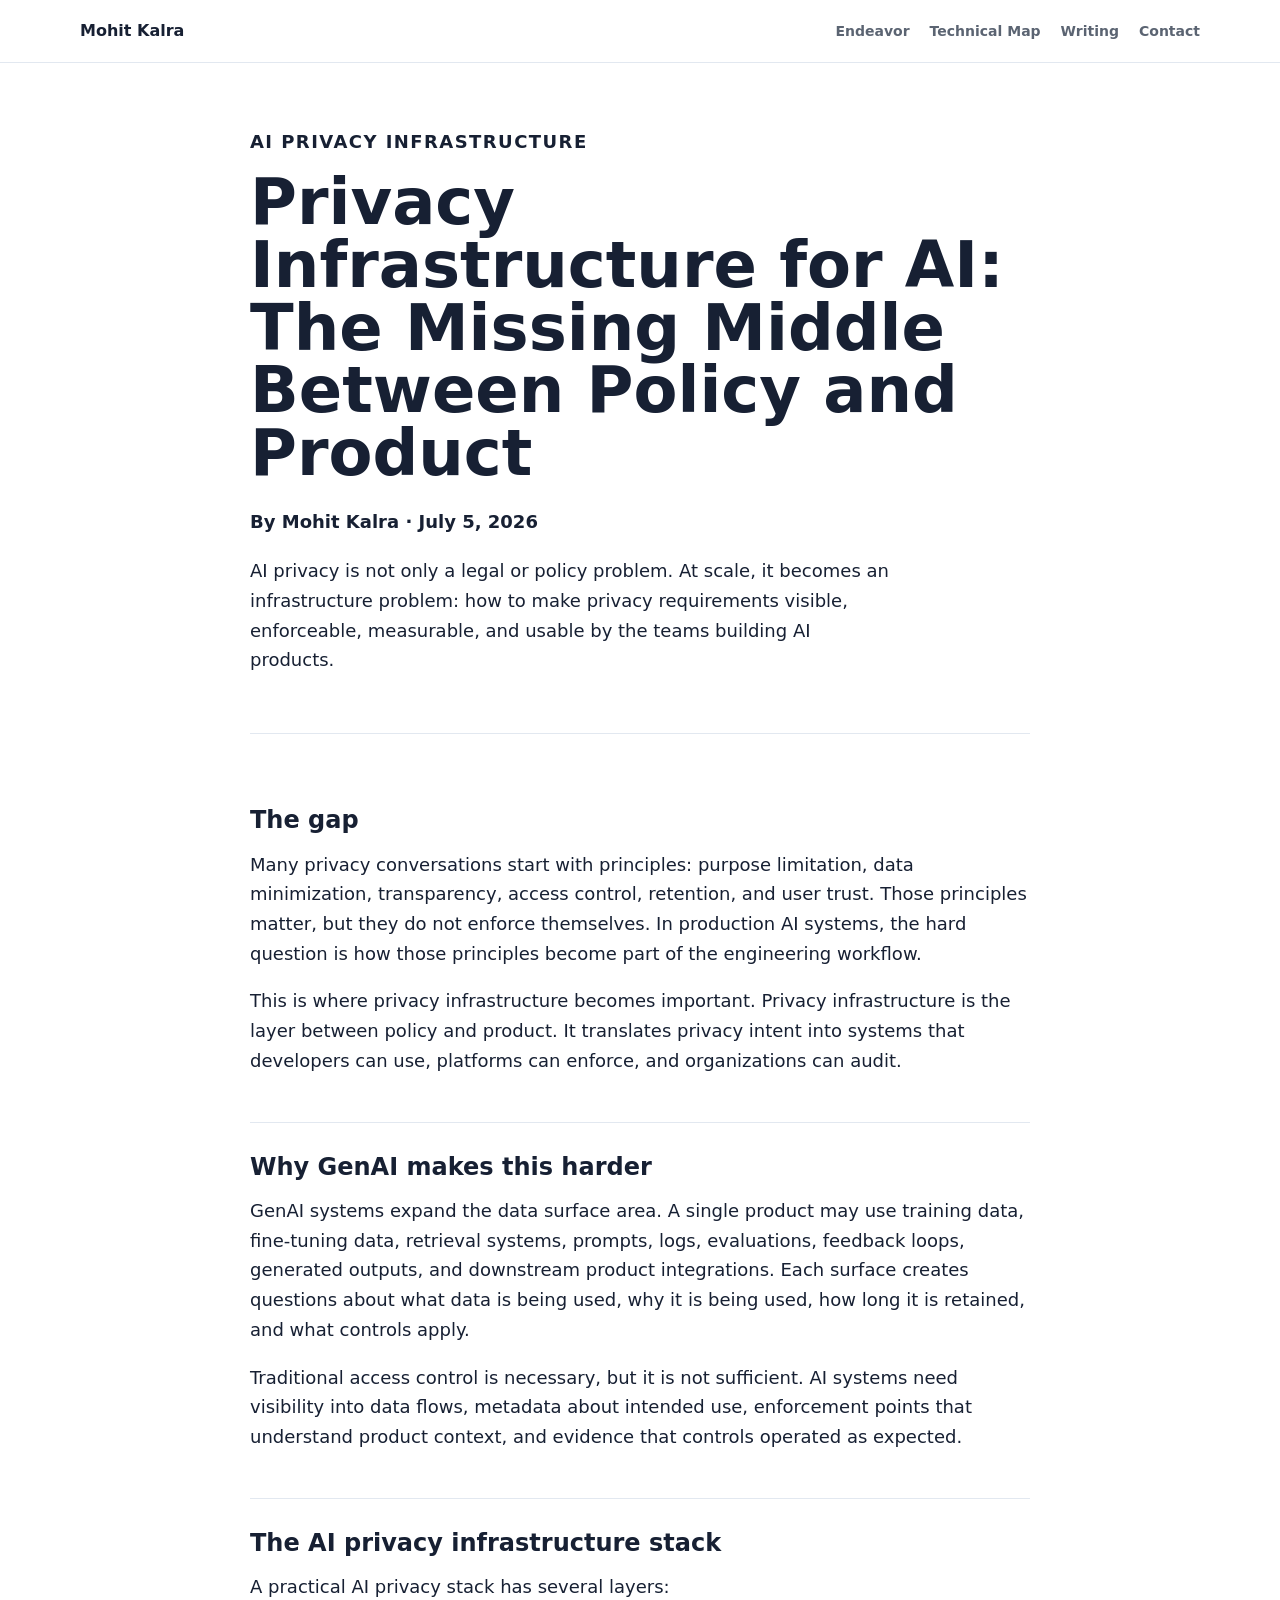
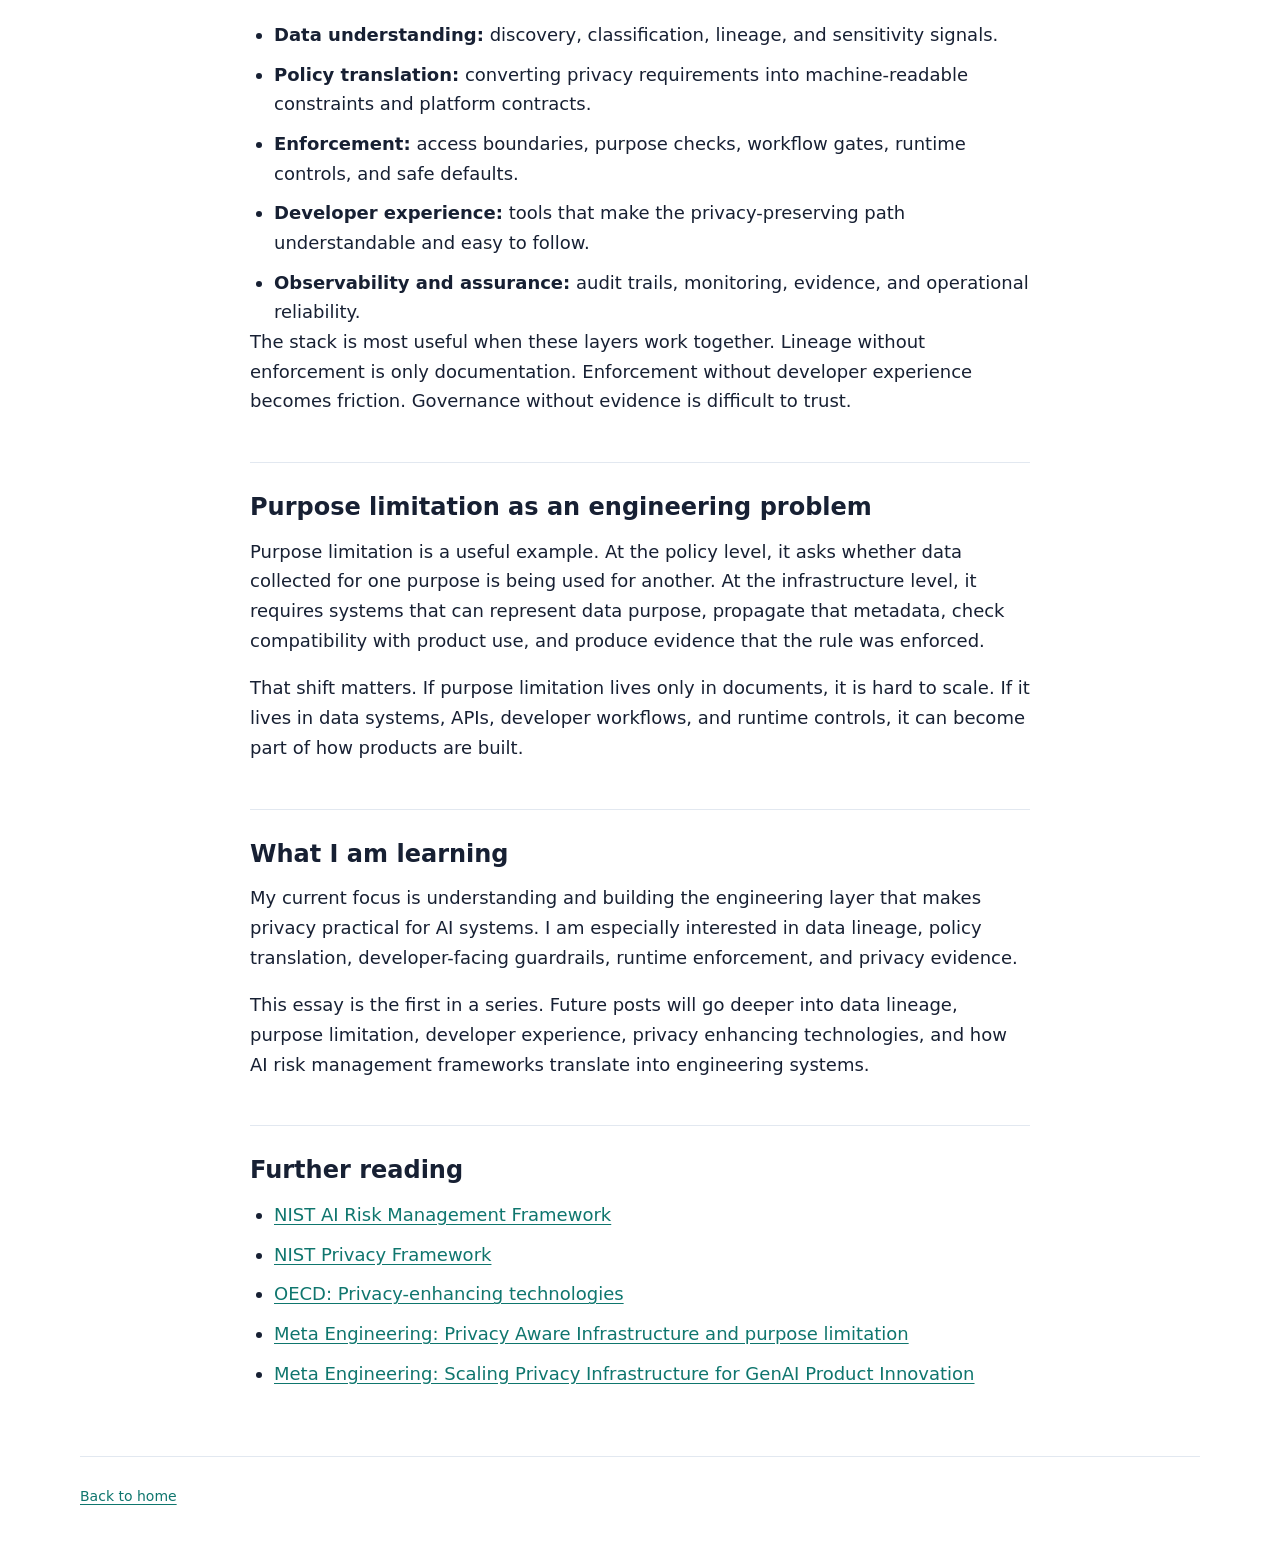
<file: blog/privacy-infrastructure-for-ai.html>
<!doctype html>
<html lang="en">
<head>
  <meta charset="UTF-8" />
  <meta name="viewport" content="width=device-width, initial-scale=1.0" />
  <meta name="description" content="Privacy infrastructure for AI is the systems layer that turns privacy principles into product and platform controls developers can use, operate, and verify." />
  <meta name="keywords" content="privacy infrastructure for AI, GenAI privacy, AI governance, privacy engineering, data lineage, purpose limitation" />
  <meta name="author" content="Mohit Kalra" />
  <link rel="canonical" href="https://kalra-mohit.github.io/blog/privacy-infrastructure-for-ai.html" />
  <meta property="og:title" content="Privacy Infrastructure for AI: The Missing Middle Between Policy and Product" />
  <meta property="og:description" content="A practitioner-oriented essay on why GenAI privacy needs infrastructure: lineage, policy translation, guardrails, observability, and developer workflows." />
  <meta property="og:type" content="article" />
  <meta property="og:url" content="https://kalra-mohit.github.io/blog/privacy-infrastructure-for-ai.html" />
  <meta property="og:image" content="https://kalra-mohit.github.io/assets/images/hero-privacy-ai.png?v=20260706-1" />
  <title>Privacy Infrastructure for AI | Mohit Kalra</title>
  <link rel="stylesheet" href="../style.css?v=20260706-1" />
  <script type="application/ld+json">
  {
    "@context": "https://schema.org",
    "@type": "BlogPosting",
    "headline": "Privacy Infrastructure for AI: The Missing Middle Between Policy and Product",
    "description": "Privacy infrastructure for AI is the systems layer that turns privacy principles into product and platform controls developers can use, operate, and verify.",
    "author": {
      "@type": "Person",
      "name": "Mohit Kalra",
      "url": "https://kalra-mohit.github.io/"
    },
    "datePublished": "2026-07-05",
    "dateModified": "2026-07-05",
    "mainEntityOfPage": {
      "@type": "WebPage",
      "@id": "https://kalra-mohit.github.io/blog/privacy-infrastructure-for-ai.html"
    },
    "image": "https://kalra-mohit.github.io/assets/images/hero-privacy-ai.png?v=20260706-1"
  }
  </script>
</head>
<body>
  <header class="site-nav">
    <a class="brand" href="../index.html">Mohit Kalra</a>
    <nav aria-label="Primary navigation">
      <a href="../index.html#endeavor">Endeavor</a>
      <a href="../index.html#map">Technical Map</a>
      <a href="../index.html#writing">Writing</a>
      <a href="../index.html#contact">Contact</a>
    </nav>
  </header>

  <main>
    <article class="post">
      <header class="post-header">
        <p class="eyebrow">AI Privacy Infrastructure</p>
        <h1>Privacy Infrastructure for AI: The Missing Middle Between Policy and Product</h1>
        <p class="post-meta">By Mohit Kalra &middot; July 5, 2026</p>
        <p class="hero-lead">
          AI privacy is not only a legal or policy problem. At scale, it becomes
          an infrastructure problem: how to make privacy requirements visible,
          enforceable, measurable, and usable by the teams building AI products.
        </p>
      </header>

      <section>
        <h2>The gap</h2>
        <p>
          Many privacy conversations start with principles: purpose limitation,
          data minimization, transparency, access control, retention, and user
          trust. Those principles matter, but they do not enforce themselves.
          In production AI systems, the hard question is how those principles
          become part of the engineering workflow.
        </p>
        <p>
          This is where privacy infrastructure becomes important. Privacy
          infrastructure is the layer between policy and product. It translates
          privacy intent into systems that developers can use, platforms can
          enforce, and organizations can audit.
        </p>
      </section>

      <section>
        <h2>Why GenAI makes this harder</h2>
        <p>
          GenAI systems expand the data surface area. A single product may use
          training data, fine-tuning data, retrieval systems, prompts, logs,
          evaluations, feedback loops, generated outputs, and downstream product
          integrations. Each surface creates questions about what data is being
          used, why it is being used, how long it is retained, and what controls
          apply.
        </p>
        <p>
          Traditional access control is necessary, but it is not sufficient.
          AI systems need visibility into data flows, metadata about intended
          use, enforcement points that understand product context, and evidence
          that controls operated as expected.
        </p>
      </section>

      <section>
        <h2>The AI privacy infrastructure stack</h2>
        <p>
          A practical AI privacy stack has several layers:
        </p>
        <ul>
          <li><strong>Data understanding:</strong> discovery, classification, lineage, and sensitivity signals.</li>
          <li><strong>Policy translation:</strong> converting privacy requirements into machine-readable constraints and platform contracts.</li>
          <li><strong>Enforcement:</strong> access boundaries, purpose checks, workflow gates, runtime controls, and safe defaults.</li>
          <li><strong>Developer experience:</strong> tools that make the privacy-preserving path understandable and easy to follow.</li>
          <li><strong>Observability and assurance:</strong> audit trails, monitoring, evidence, and operational reliability.</li>
        </ul>
        <p>
          The stack is most useful when these layers work together. Lineage
          without enforcement is only documentation. Enforcement without
          developer experience becomes friction. Governance without evidence is
          difficult to trust.
        </p>
      </section>

      <section>
        <h2>Purpose limitation as an engineering problem</h2>
        <p>
          Purpose limitation is a useful example. At the policy level, it asks
          whether data collected for one purpose is being used for another. At
          the infrastructure level, it requires systems that can represent data
          purpose, propagate that metadata, check compatibility with product
          use, and produce evidence that the rule was enforced.
        </p>
        <p>
          That shift matters. If purpose limitation lives only in documents,
          it is hard to scale. If it lives in data systems, APIs, developer
          workflows, and runtime controls, it can become part of how products
          are built.
        </p>
      </section>

      <section>
        <h2>What I am learning</h2>
        <p>
          My current focus is understanding and building the engineering layer
          that makes privacy practical for AI systems. I am especially
          interested in data lineage, policy translation, developer-facing
          guardrails, runtime enforcement, and privacy evidence.
        </p>
        <p>
          This essay is the first in a series. Future posts will go deeper into
          data lineage, purpose limitation, developer experience, privacy
          enhancing technologies, and how AI risk management frameworks translate
          into engineering systems.
        </p>
      </section>

      <section>
        <h2>Further reading</h2>
        <ul>
          <li><a href="https://www.nist.gov/itl/ai-risk-management-framework" target="_blank" rel="noopener">NIST AI Risk Management Framework</a></li>
          <li><a href="https://www.nist.gov/privacy-framework" target="_blank" rel="noopener">NIST Privacy Framework</a></li>
          <li><a href="https://www.oecd.org/en/topics/sub-issues/privacy-enhancing-technologies.html" target="_blank" rel="noopener">OECD: Privacy-enhancing technologies</a></li>
          <li><a href="https://engineering.fb.com/2024/08/27/security/privacy-aware-infrastructure-purpose-limitation-meta/" target="_blank" rel="noopener">Meta Engineering: Privacy Aware Infrastructure and purpose limitation</a></li>
          <li><a href="https://engineering.fb.com/2025/10/23/security/scaling-privacy-infrastructure-for-genai-product-innovation/" target="_blank" rel="noopener">Meta Engineering: Scaling Privacy Infrastructure for GenAI Product Innovation</a></li>
        </ul>
      </section>
    </article>
  </main>

  <footer>
    <p><a href="../index.html">Back to home</a></p>
  </footer>
</body>
</html>
</file>
<file: style.css>
:root {
  --background: #ffffff;
  --text: #172033;
  --muted: #5b6472;
  --line: #e2e8f0;
  --panel: #f8fafc;
  --accent: #0f766e;
  --accent-dark: #0b4f4a;
}

* {
  box-sizing: border-box;
}

html {
  scroll-behavior: smooth;
}

body {
  margin: 0;
  background: var(--background);
  color: var(--text);
  font-family: ui-sans-serif, system-ui, -apple-system, BlinkMacSystemFont, "Segoe UI", sans-serif;
  line-height: 1.65;
  -webkit-font-smoothing: antialiased;
}

.site-nav {
  position: sticky;
  top: 0;
  z-index: 20;
  display: flex;
  align-items: center;
  justify-content: space-between;
  gap: 24px;
  padding: 18px max(24px, calc((100vw - 1120px) / 2));
  background: rgba(255, 255, 255, 0.9);
  border-bottom: 1px solid var(--line);
  backdrop-filter: blur(14px);
}

.brand {
  color: var(--text);
  font-weight: 800;
  text-decoration: none;
}

nav {
  display: flex;
  flex-wrap: wrap;
  gap: 10px 20px;
  color: var(--muted);
  font-size: 14px;
  font-weight: 700;
}

nav a {
  color: inherit;
  text-decoration: none;
}

main,
footer {
  width: min(1120px, calc(100% - 48px));
  margin: 0 auto;
}

.hero {
  display: grid;
  grid-template-columns: minmax(0, 0.94fr) minmax(360px, 1.06fr);
  gap: clamp(36px, 6vw, 76px);
  align-items: center;
  min-height: calc(100vh - 64px);
  padding: 62px 0 82px;
}

.person {
  display: flex;
  align-items: center;
  gap: 14px;
  margin-bottom: 28px;
}

.person img {
  width: 68px;
  height: 68px;
  border: 1px solid var(--line);
  border-radius: 50%;
  object-fit: cover;
}

.person strong,
.person span {
  display: block;
}

.person strong {
  font-size: 16px;
}

.person span {
  color: var(--muted);
  font-size: 14px;
  font-weight: 650;
}

.eyebrow {
  margin: 0 0 14px;
  color: var(--accent-dark);
  font-size: 13px;
  font-weight: 800;
  letter-spacing: 0.08em;
  text-transform: uppercase;
}

h1,
h2,
h3,
p {
  margin-top: 0;
}

h1 {
  max-width: 760px;
  margin-bottom: 22px;
  font-size: clamp(46px, 7vw, 78px);
  line-height: 0.98;
  letter-spacing: 0;
}

.hero-lead {
  max-width: 650px;
  margin-bottom: 30px;
  color: var(--muted);
  font-size: 19px;
}

.hero-actions {
  display: flex;
  flex-wrap: wrap;
  gap: 12px;
}

.button {
  display: inline-flex;
  align-items: center;
  justify-content: center;
  min-height: 44px;
  padding: 10px 16px;
  border: 1px solid var(--text);
  border-radius: 6px;
  font-size: 14px;
  font-weight: 800;
  text-decoration: none;
}

.button.primary {
  background: var(--text);
  color: #ffffff;
}

.button.secondary {
  color: var(--text);
}

.hero-visual {
  overflow: hidden;
  border: 1px solid var(--line);
  border-radius: 10px;
  background: var(--panel);
  box-shadow: 0 18px 60px rgba(15, 23, 42, 0.08);
}

.hero-visual img {
  display: block;
  width: 100%;
  aspect-ratio: 1.45;
  object-fit: cover;
}

.section {
  padding: 48px 0;
  border-top: 1px solid var(--line);
}

.split {
  display: grid;
  grid-template-columns: 220px 1fr;
  gap: clamp(28px, 6vw, 72px);
}

h2 {
  margin: 0;
  color: var(--accent-dark);
  font-size: 13px;
  font-weight: 850;
  letter-spacing: 0.08em;
  line-height: 1.4;
  text-transform: uppercase;
}

.content {
  max-width: 760px;
}

.content p,
.focus-list {
  color: var(--text);
  font-size: 17px;
}

.section-lead {
  color: var(--muted);
  font-size: 19px;
}

.content p {
  margin-bottom: 16px;
}

.content p:last-child {
  margin-bottom: 0;
}

.entry {
  padding: 20px;
  border: 1px solid var(--line);
  border-radius: 8px;
  background: var(--panel);
}

.entry-title {
  display: flex;
  flex-wrap: wrap;
  align-items: baseline;
  justify-content: space-between;
  gap: 8px 18px;
}

.entry-title strong {
  font-size: 20px;
}

.entry-title span,
.role {
  color: var(--muted);
  font-size: 14px;
  font-weight: 650;
}

.role {
  margin-bottom: 12px;
}

.focus-list {
  display: grid;
  gap: 10px;
  margin: 0;
  padding-left: 22px;
}

.insight-grid {
  display: grid;
  grid-template-columns: repeat(3, minmax(0, 1fr));
  gap: 14px;
}

.insight-grid article,
.map-list article {
  border: 1px solid var(--line);
  border-radius: 8px;
  background: #ffffff;
}

.insight-grid article {
  padding: 18px;
}

.insight-grid h3,
.map-list h3 {
  margin-bottom: 8px;
  font-size: 17px;
  line-height: 1.3;
}

.insight-grid p,
.map-list p {
  color: var(--muted);
  font-size: 15px;
}

.map-list {
  display: grid;
  gap: 12px;
  margin-top: 18px;
}

.map-list article {
  display: grid;
  grid-template-columns: 52px 1fr;
  gap: 16px;
  padding: 18px;
}

.map-list span {
  color: var(--accent-dark);
  font-size: 13px;
  font-weight: 850;
  letter-spacing: 0.08em;
}

.article-list {
  display: grid;
  gap: 0;
  margin-top: 18px;
  border: 1px solid var(--line);
  border-radius: 8px;
  overflow: hidden;
}

.article-list a {
  display: grid;
  grid-template-columns: 64px 1fr;
  gap: 16px;
  padding: 18px;
  color: var(--text);
  text-decoration: none;
  background: #ffffff;
}

.article-list a + a {
  border-top: 1px solid var(--line);
}

.article-list a:hover {
  background: var(--panel);
}

.article-list span {
  color: var(--muted);
  font-size: 13px;
  font-weight: 850;
}

a {
  color: var(--accent);
  text-underline-offset: 3px;
}

a:hover,
nav a:hover,
.brand:hover {
  color: #075985;
}

footer {
  padding: 28px 0 44px;
  color: var(--muted);
  font-size: 14px;
  border-top: 1px solid var(--line);
}

footer p {
  margin: 0;
}

.post {
  width: min(780px, 100%);
  margin: 0 auto;
  padding: 64px 0 40px;
}

.post-header {
  margin-bottom: 42px;
  padding-bottom: 28px;
  border-bottom: 1px solid var(--line);
}

.post-header h1 {
  font-size: clamp(38px, 6vw, 64px);
}

.post-meta {
  margin-bottom: 20px;
  color: var(--muted);
  font-size: 15px;
  font-weight: 650;
}

.post section {
  padding: 28px 0;
  border-top: 1px solid var(--line);
}

.post section:first-of-type {
  border-top: 0;
}

.post h2 {
  margin-bottom: 12px;
  color: var(--text);
  font-size: 24px;
  letter-spacing: 0;
  text-transform: none;
}

.post p,
.post li {
  color: var(--text);
  font-size: 18px;
}

.post ul {
  display: grid;
  gap: 10px;
  margin: 0;
  padding-left: 24px;
}

@media (max-width: 860px) {
  .site-nav {
    align-items: flex-start;
    flex-direction: column;
    gap: 10px;
  }

  .hero,
  .split {
    grid-template-columns: 1fr;
  }

  .insight-grid {
    grid-template-columns: 1fr;
  }

  .hero {
    min-height: auto;
    padding: 42px 0 58px;
  }

  .hero-visual {
    order: -1;
  }
}

@media (max-width: 620px) {
  main,
  footer {
    width: min(100% - 32px, 1120px);
  }

  .site-nav {
    padding: 16px;
  }

  h1 {
    font-size: 42px;
  }

  .article-list a {
    grid-template-columns: 1fr;
    gap: 4px;
  }
}
</file>
